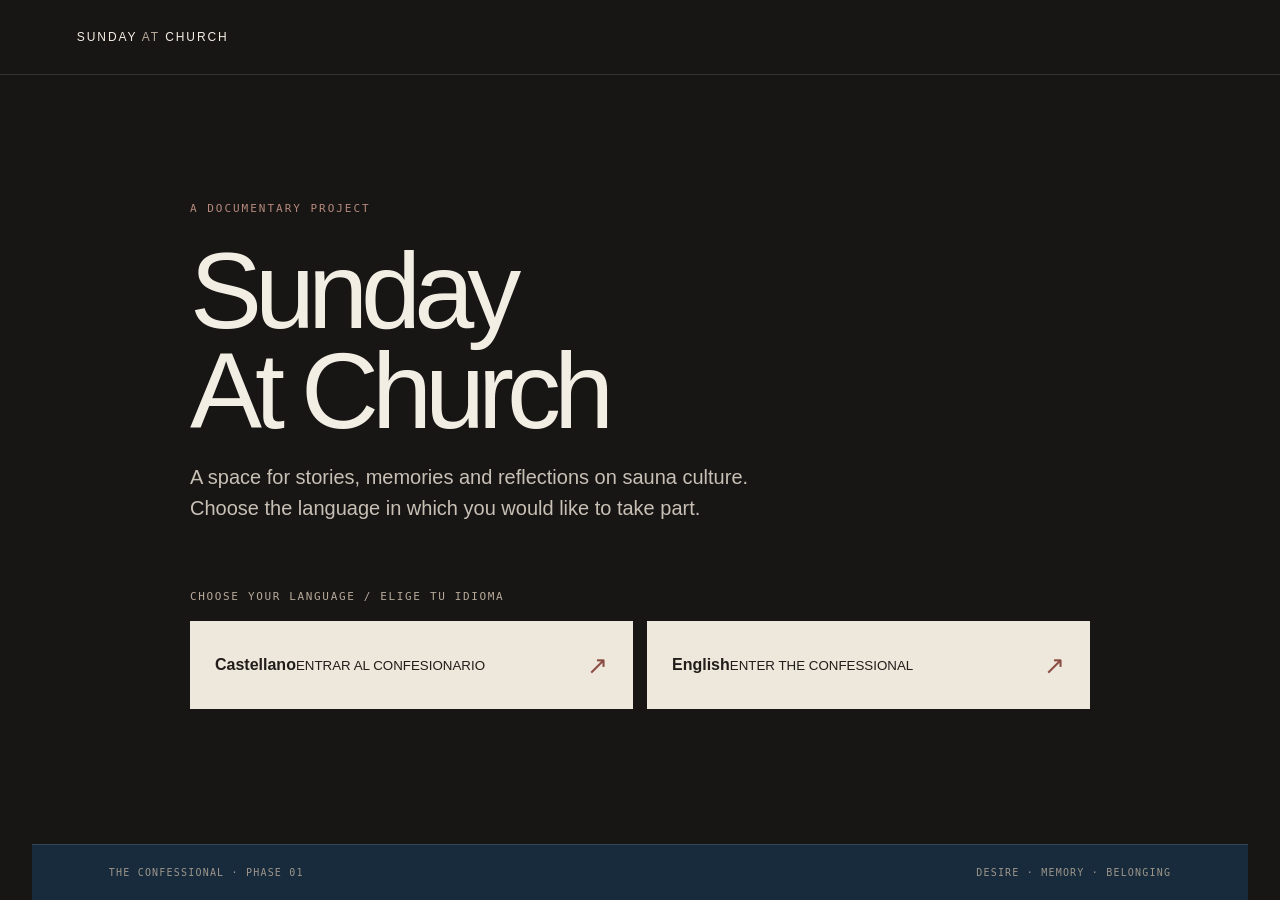
<file: index.html>
<!doctype html>
<html lang="en">
<head>
<meta charset="utf-8">
<meta name="viewport" content="width=device-width,initial-scale=1">
<meta name="theme-color" content="#171615">
<title>Sunday At Church</title>
<link rel="stylesheet" href="styles.css">
<style>
:root{color-scheme:dark}
body{margin:0;background:#171615;color:#f3eee4;font-family:Arial,Helvetica,sans-serif;min-height:100vh}
.landing{min-height:100vh;display:flex;flex-direction:column}
.landing-header{padding:30px 6vw;border-bottom:1px solid #ffffff20;letter-spacing:.16em;font-size:12px}
.landing-header span{color:#b7a99a}
.landing-main{width:min(900px,88vw);margin:auto;padding:90px 0 110px}
.kicker{font:11px/1.4 monospace;letter-spacing:.18em;color:#b68a7c;text-transform:uppercase}
h1{font-size:clamp(48px,9vw,108px);line-height:.92;letter-spacing:-.065em;font-weight:500;margin:25px 0 22px;max-width:780px}
.subtitle{font-size:clamp(16px,2vw,20px);line-height:1.55;color:#c9c0b5;max-width:560px}
.language-label{margin:66px 0 18px;font:11px monospace;letter-spacing:.15em;color:#b7a99a;text-transform:uppercase}
.languages{display:grid;grid-template-columns:repeat(2,minmax(0,1fr));gap:14px}
.language-choice{display:flex;justify-content:space-between;align-items:center;text-decoration:none;color:#211d1a;background:#eee7db;padding:24px 25px;min-height:88px;transition:background .2s,transform .2s}
.language-choice:hover{background:#fff;transform:translateY(-2px)}
.language strong{font-size:22px;font-weight:500}
.language small{display:block;font:10px monospace;letter-spacing:.12em;margin-top:8px;color:#685d54}
.arrow{font-size:25px;color:#8b4d43}
.landing-footer{padding:22px 6vw;border-top:1px solid #ffffff20;display:flex;justify-content:space-between;gap:20px;color:#9e958a;font:10px monospace;letter-spacing:.12em}
@media(max-width:600px){.landing-main{padding:70px 0}.languages{grid-template-columns:1fr}.language-choice{min-height:72px}.landing-footer{flex-direction:column}}
</style>
</head>
<body>
<div class="landing">
<header class="landing-header">SUNDAY <span>AT</span> CHURCH</header>
<main class="landing-main">
<p class="kicker">A DOCUMENTARY PROJECT</p>
<h1>Sunday<br>At Church</h1>
<p class="subtitle">A space for stories, memories and reflections on sauna culture. Choose the language in which you would like to take part.</p>
<p class="language-label">Choose your language / Elige tu idioma</p>
<div class="languages">
<a class="language-choice" href="confesionario.html"><span><strong>Castellano</strong><small>ENTRAR AL CONFESIONARIO</small></span><span class="arrow">↗</span></a>
<a class="language-choice" href="confessional-en.html"><span><strong>English</strong><small>ENTER THE CONFESSIONAL</small></span><span class="arrow">↗</span></a>
</div>
</main>
<footer class="landing-footer"><span>THE CONFESSIONAL · PHASE 01</span><span>DESIRE · MEMORY · BELONGING</span></footer>
</div>
</body></html>
</file>
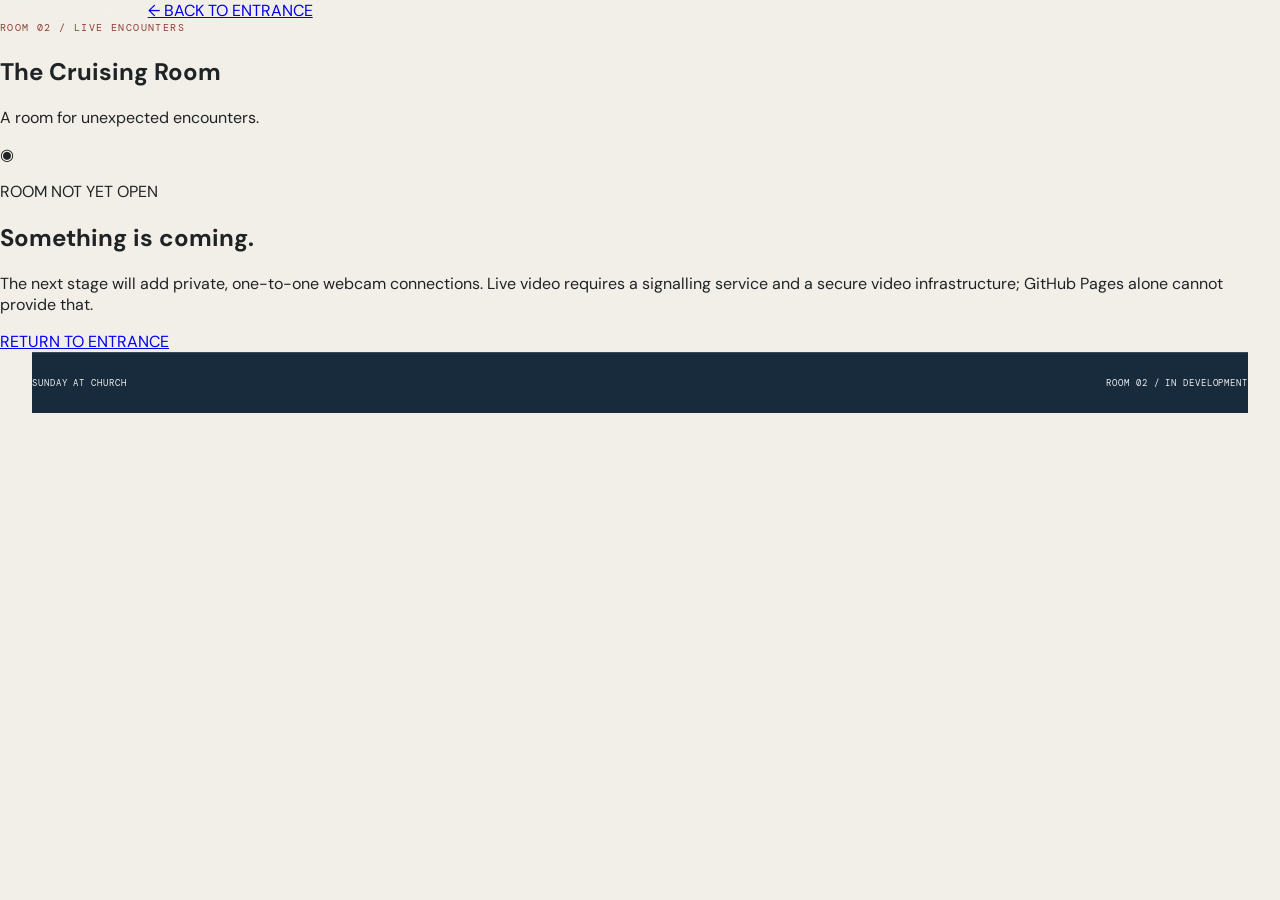
<file: cruising.html>
<!doctype html>
<html lang="en">
<head>
  <meta charset="utf-8">
  <meta name="viewport" content="width=device-width, initial-scale=1">
  <title>The Cruising Room — Sunday At Church</title>
  <link rel="stylesheet" href="styles.css">
</head>
<body>
  <main class="shell">
    <header class="masthead">
      <a class="wordmark" href="index.html">SUNDAY AT CHURCH</a>
      <a class="back-link" href="index.html">← BACK TO ENTRANCE</a>
    </header>
    <section class="room-heading">
      <p class="eyebrow">ROOM 02 / LIVE ENCOUNTERS</p>
      <h1>The Cruising Room</h1>
      <p class="intro-copy">A room for unexpected encounters.</p>
    </section>
    <section class="panel coming-panel">
      <span class="large-symbol">◉</span>
      <p class="panel-kicker">ROOM NOT YET OPEN</p>
      <h2>Something is coming.</h2>
      <p>The next stage will add private, one-to-one webcam connections. Live video requires a signalling service and a secure video infrastructure; GitHub Pages alone cannot provide that.</p>
      <a class="button button-light" href="index.html">RETURN TO ENTRANCE</a>
    </section>
    <footer class="footer"><span>SUNDAY AT CHURCH</span><span>ROOM 02 / IN DEVELOPMENT</span></footer>
  </main>
</body>
</html>
</file>
<file: styles.css>
@import url('https://fonts.googleapis.com/css2?family=DM+Mono:wght@400;500&family=DM+Sans:wght@400;500;600&family=Playfair+Display:ital,wght@0,500;0,600;1,500&display=swap');
:root{--desktop:#3a6ea5;--blue:#245edb;--blue-dark:#1941a5;--silver:#ece9d8;--silver-dark:#c8c5b5;--ink:#252525;--muted:#686868;--line:#9b9b9b;--white:#fff}
*{box-sizing:border-box}html{scroll-behavior:smooth}body{margin:0;min-height:100vh;background:linear-gradient(135deg,#245edb 0%,#3a6ea5 48%,#1c4f8a 100%);color:var(--ink);font-family:'DM Sans',Tahoma,sans-serif}
.topbar,footer{display:flex;justify-content:space-between;align-items:center;padding:18px 5vw;color:#fff}.topbar{border-bottom:1px solid #ffffff55}.wordmark{font:500 13px 'DM Mono',monospace;letter-spacing:.16em;color:#fff;text-decoration:none}.wordmark span{color:#ffdc70}.language{display:flex;gap:6px}.language button{background:#e9e9e9;border:1px solid #777;color:#222;padding:7px 13px;font:12px 'DM Mono',monospace;cursor:pointer;box-shadow:inset 1px 1px #fff}.language button.active{background:#ffdf85;border-color:#8b6d20}
.confessional{width:min(980px,92vw);margin:5vh auto 8vh}.back,.eyebrow,.small-note,footer,.prompt-label{font:11px 'DM Mono',monospace;letter-spacing:.1em}.back{display:inline-block;color:#fff;text-decoration:none;margin:0 0 18px}.xp-window{background:var(--silver);border:1px solid #fff;box-shadow:2px 3px 0 #173e75,0 12px 35px #102c5555;margin:22px 0}.xp-titlebar{display:flex;justify-content:space-between;align-items:center;padding:8px 11px;color:#fff;font-weight:600;font-size:13px;background:linear-gradient(90deg,#0a246a,#3a6ea5 55%,#6d91c1)}.window-controls{font-family:Arial,sans-serif;letter-spacing:5px;background:linear-gradient(#f8f8f8,#c9c9c9);color:#333;border:1px solid #fff;padding:1px 6px}.window-content{padding:clamp(18px,4vw,34px)}.eyebrow{color:#5c5c5c;margin:0 0 12px}.intro-window h1{font:500 clamp(34px,6vw,60px) 'Playfair Display',Georgia,serif;line-height:1.05;margin:12px 0 18px;color:#202020}.window-content>h2{font:500 32px 'Playfair Display',Georgia,serif;margin:10px 0}.intro{font-size:16px;line-height:1.7;max-width:760px;color:#3d3d3d}.phase-grid{display:grid;grid-template-columns:1fr 1fr;gap:14px;margin:28px 0 16px}.phase-card{border:1px solid #9c9c9c;background:linear-gradient(#fff,#e3e3e3);padding:18px;position:relative}.phase-card.active-phase{border:2px solid #2c61bd}.phase-number{font:12px 'DM Mono',monospace;color:#315fa8}.phase-card h2{font:500 24px 'Playfair Display',serif;margin:8px 0}.phase-card p{font-size:13px;line-height:1.6;color:#444}.phase-card small{font:10px 'DM Mono',monospace;color:#315fa8}.intro-note{font-size:12px;color:#555;font-style:italic}.release-copy{border-block:1px solid #b4b4b4;padding:12px 0;margin:18px 0;color:#444;font-size:13px;line-height:1.65}.release-copy h3{font:500 18px 'Playfair Display',serif;color:#222;margin:14px 0 4px}.release-copy p{margin:5px 0 12px}.adobe-sign-block{border:1px solid #aaa;background:#f7f6ef;padding:16px;margin:20px 0}.adobe-sign-block h3{margin:0 0 8px;font:500 21px 'Playfair Display',serif}.adobe-sign-block p{font-size:13px;line-height:1.6}.adobe-form{background:#fff;border:1px solid #bbb;overflow:hidden;margin:14px 0}.adobe-form iframe{display:block;width:100%;max-width:100%}
.form-grid{display:grid;grid-template-columns:1fr 1fr;gap:14px}.form-grid label,.release-window label:not(.check){display:flex;flex-direction:column;gap:7px;font-size:13px;color:#333}.wide{grid-column:1/-1}input,select{width:100%;padding:11px;background:#fff;border:1px solid #888;border-radius:2px;font:14px 'DM Sans',sans-serif;color:#222;box-shadow:inset 1px 1px 2px #ddd}.check{display:flex;gap:10px;align-items:flex-start;margin:18px 0;font-size:13px;line-height:1.5}.check input{width:auto;margin-top:3px}.small-note{font-size:10px;line-height:1.7;color:#555;letter-spacing:.04em}
.opening-confession{background:#fff;border:1px solid #aaa;padding:18px;margin:20px 0;box-shadow:inset 1px 1px 3px #ddd}.opening-confession .prompt-label{color:#315fa8}.opening-confession p{font:italic 24px 'Playfair Display',Georgia,serif;margin:10px 0}.opening-confession small{font-size:12px;color:#555;line-height:1.5}.question-toolbar{display:flex;justify-content:space-between;align-items:end;gap:14px;margin:26px 0 12px}.question-toolbar p{margin:5px 0;font:14px 'DM Mono',monospace}.question-filter{display:flex;gap:5px;flex-wrap:wrap}.filter-btn{border:1px solid #999;background:#eee;padding:7px 10px;font:10px 'DM Mono',monospace;cursor:pointer}.filter-btn.active{background:#245edb;color:#fff;border-color:#1941a5}.question-card{background:#fff;border:1px solid #999;padding:clamp(16px,3vw,26px);box-shadow:inset 1px 1px 3px #ddd}.question-meta{display:flex;justify-content:space-between;gap:10px;color:#315fa8;font:10px 'DM Mono',monospace;letter-spacing:.06em}.question-meta span:last-child{color:#777}.question-card h3{font:500 clamp(23px,4vw,34px) 'Playfair Display',Georgia,serif;line-height:1.25;margin:18px 0 8px}.question-hint{font-size:13px;color:#666}.record-controls{margin-top:18px}.record-controls video{width:100%;max-height:420px;aspect-ratio:16/9;object-fit:cover;background:#111;border:1px solid #777}.controls,.question-navigation{display:flex;gap:8px;flex-wrap:wrap;margin:12px 0}.xp-button{border:1px solid #173e75;border-radius:3px;padding:10px 15px;background:linear-gradient(#6da4e8,#245edb 55%,#1941a5);color:#fff;font:11px 'DM Mono',monospace;letter-spacing:.04em;cursor:pointer;box-shadow:inset 1px 1px #ffffff88}.xp-button.secondary{background:linear-gradient(#fff,#d8d8d8);border-color:#888;color:#222;box-shadow:inset 1px 1px #fff}.xp-button:disabled{opacity:.45;cursor:not-allowed}.question-navigation{justify-content:space-between;margin-top:16px}.downloads a{display:block;color:#174c9e;margin:8px 0;font:11px 'DM Mono',monospace}.upload-area{border-top:1px solid #aaa;margin-top:28px;padding-top:22px}.upload-area h3{font:500 25px 'Playfair Display',serif;margin:8px 0}.upload-area>p:not(.eyebrow){color:#444;line-height:1.6;font-size:13px}.turnstile-widget{margin:18px 0;min-height:65px;max-width:100%;overflow:hidden}.closing-note{color:#fff;text-align:center;font:italic 17px 'Playfair Display',serif;line-height:1.5;max-width:650px;margin:32px auto}
footer{border-top:1px solid #ffffff55;font-size:9px;flex-wrap:wrap;gap:10px}
@media(max-width:650px){.phase-grid,.form-grid{grid-template-columns:1fr}.wide{grid-column:auto}.topbar{padding:15px 4vw}.confessional{width:94vw;margin-top:3vh}.question-toolbar{align-items:start;flex-direction:column}.question-navigation{justify-content:stretch}.question-navigation button{flex:1}.question-meta{flex-direction:column}.adobe-form iframe{min-width:0}.window-content{padding:18px}}


/* Refined Confessional: archival early-web character, quieter and more editorial */
:root{--desktop:#17263b;--blue:#243b59;--blue-dark:#17263b;--silver:#f2efe8;--silver-dark:#d7d0c4;--ink:#242321;--muted:#77716a;--line:#d4cec3;--white:#fff}
body{background:#17263b;color:var(--ink);font-family:'DM Sans',Arial,sans-serif}
.topbar,footer{padding-left:max(5vw,24px);padding-right:max(5vw,24px)}
.topbar{border-bottom:1px solid #ffffff25}
.wordmark{font-size:12px;letter-spacing:.2em}.wordmark span{color:#c7a77b}
.language button{background:transparent;border:1px solid #ffffff55;color:#f5f0e8;box-shadow:none;padding:7px 12px}.language button.active{background:#c7a77b;color:#17263b;border-color:#c7a77b}
.confessional{width:min(900px,91vw);margin:6vh auto 9vh}
.back{color:#d7d0c4;font-size:10px;letter-spacing:.16em}
.xp-window{background:#f2efe8;border:1px solid #c9c1b5;box-shadow:0 18px 55px #080f1b55;margin:25px 0}
.xp-titlebar{padding:10px 15px;background:#243b59;color:#f7f3eb;font:500 11px 'DM Mono',monospace;letter-spacing:.08em}
.window-controls{display:none}
.window-content{padding:clamp(23px,4.5vw,42px)}
.eyebrow,.small-note,footer,.prompt-label{letter-spacing:.14em}
.eyebrow{color:#8a6d50}
.intro-window h1{font-size:clamp(39px,6.4vw,68px);letter-spacing:-.035em;color:#202a35;margin:14px 0 20px}
.intro{font-size:16px;line-height:1.8;color:#4e4b46;max-width:690px}
.guilt-intro{max-width:730px;margin:27px 0 30px;padding:18px 22px;border-left:2px solid #a47e59;background:#e9e4da}
.guilt-intro p{margin:0;color:#49443e;font:italic 16px/1.8 'Playfair Display',Georgia,serif}
.phase-grid{gap:12px;margin:28px 0 18px}
.phase-card{background:#f8f6f1;border:1px solid #d7d0c4;padding:20px}
.phase-card.active-phase{border:1px solid #9d7958;box-shadow:inset 3px 0 #9d7958}
.phase-number,.phase-card small{color:#8a6d50}
.phase-card h2,.release-copy h3,.adobe-sign-block h3,.upload-area h3{color:#26364a}
.phase-card p{color:#625d55;line-height:1.75}
.intro-note{color:#77716a;font-size:12px;line-height:1.6}
.window-content>h2{font-size:34px;color:#26364a}
.release-copy{border-block:1px solid #d5cec2;color:#514d46;line-height:1.8}
.adobe-sign-block{background:#e9e4da;border:1px solid #d2c9bb;padding:20px}
.adobe-form{border:1px solid #d5cec2}
input,select{border:1px solid #c9c1b5;border-radius:0;box-shadow:none;padding:12px;font-family:'DM Sans',sans-serif}
input:focus,select:focus{outline:2px solid #9d7958;outline-offset:1px}
.check{color:#4d4943;line-height:1.65}
.opening-confession{background:#e9e4da;border:0;border-left:2px solid #9d7958;padding:24px 26px;margin:26px 0;box-shadow:none}
.opening-confession .prompt-label{color:#8a6d50}
.opening-confession p{font-size:clamp(24px,3.5vw,32px);line-height:1.35;color:#26364a}
.opening-confession small{color:#696158;line-height:1.7}
.question-toolbar{margin:34px 0 14px}
.question-toolbar p{color:#26364a}
.filter-btn{background:transparent;border:1px solid #c9c1b5;color:#625d55;padding:8px 12px}
.filter-btn.active{background:#243b59;color:#fff;border-color:#243b59}
.question-card{background:#fbfaf7;border:1px solid #d5cec2;padding:clamp(20px,3.5vw,32px);box-shadow:none}
.question-meta{color:#8a6d50;letter-spacing:.12em}
.question-card h3{color:#26364a;font-size:clamp(25px,4vw,36px);line-height:1.3}
.question-hint{color:#77716a;line-height:1.7}
.record-controls video{border:0;background:#17202d}
.xp-button{border:1px solid #243b59;border-radius:0;padding:12px 17px;background:#243b59;color:#fff;box-shadow:none;letter-spacing:.1em;transition:background .18s ease,border-color .18s ease}
.xp-button:hover:not(:disabled){background:#38516f;border-color:#38516f}
.xp-button.secondary{background:transparent;border:1px solid #bcb3a6;color:#393832;box-shadow:none}
.xp-button.secondary:hover:not(:disabled){background:#e9e4da}
.upload-area{border-top:1px solid #d5cec2}
.upload-area>p:not(.eyebrow){color:#625d55;line-height:1.8}
.downloads a{color:#8a6d50}
.closing-note{color:#e8dfd1;font-size:19px}
footer{border-top:1px solid #ffffff25;color:#d7d0c4}
@media(max-width:650px){.confessional{width:94vw;margin-top:4vh}.window-content{padding:22px 18px}.guilt-intro{padding:15px 17px}.guilt-intro p{font-size:15px}.phase-grid{gap:10px}}

/* Minimal editorial direction: quiet, legible, no faux operating-system chrome */
@import url('https://fonts.googleapis.com/css2?family=DM+Sans:wght@400;500;600;700&display=swap');
:root{--paper:#f5f3ee;--panel:#fff;--ink:#202a35;--muted:#626a70;--accent:#8b6849;--rule:#dedbd4;--navy:#172b3c}
html,body{background:var(--paper);color:var(--ink);font-family:'DM Sans',Arial,sans-serif;font-style:normal}
body{background:var(--paper)}
.topbar{background:var(--navy);padding:22px max(6vw,24px);border:0}
.wordmark{font:700 12px 'DM Sans',Arial,sans-serif;letter-spacing:.18em;color:#fff}
.wordmark span{color:#c9a982}
.language button{font:600 11px 'DM Sans',Arial,sans-serif;border:1px solid #70808c;color:#fff;background:transparent;border-radius:2px;box-shadow:none}
.language button.active{background:#c9a982;color:#172b3c;border-color:#c9a982}
.confessional{width:min(820px,90vw);margin:58px auto 90px}
.back{color:#6b706f;font:600 10px 'DM Sans',Arial,sans-serif;letter-spacing:.12em;margin-bottom:24px}
.xp-window{background:var(--panel);border:1px solid var(--rule);box-shadow:none;margin:22px 0 30px}
.xp-titlebar{background:transparent;color:#6e746f;border-bottom:1px solid var(--rule);padding:15px clamp(22px,4vw,42px);font:600 10px 'DM Sans',Arial,sans-serif;letter-spacing:.12em;text-transform:uppercase}
.window-controls{display:none}
.window-content{padding:clamp(25px,5vw,48px)}
.eyebrow,.small-note,.prompt-label,footer{font-family:'DM Sans',Arial,sans-serif;font-style:normal;font-weight:600;letter-spacing:.13em}
.eyebrow{color:var(--accent);font-size:10px}
.intro-window h1,.window-content>h2,.phase-card h2,.release-copy h3,.adobe-sign-block h3,.upload-area h3,.question-card h3{font-family:'DM Sans',Arial,sans-serif;font-style:normal;letter-spacing:-.035em;color:var(--ink)}
.intro-window h1{font-size:clamp(34px,5vw,54px);line-height:1.08;font-weight:600;margin:16px 0 18px}
.window-content>h2{font-size:clamp(27px,4vw,36px);font-weight:600}
.intro{font-size:15px;line-height:1.85;color:#525b60}
.guilt-intro{max-width:690px;margin:34px 0 26px;padding:0 0 0 20px;border:0;border-left:2px solid #b18b66;background:transparent}
.guilt-intro p{margin:0;color:#50585c;font:400 15px/1.85 'DM Sans',Arial,sans-serif;font-style:normal}
.phase-grid{gap:14px;margin:32px 0 20px}
.phase-card{background:#faf9f6;border:1px solid var(--rule);padding:22px}
.phase-card.active-phase{border:1px solid #b18b66;box-shadow:none}
.phase-number,.phase-card small{font:600 10px 'DM Sans',Arial,sans-serif;color:var(--accent);letter-spacing:.12em}
.phase-card h2{font-size:19px;font-weight:600;margin:12px 0 8px}
.phase-card p,.intro-note{font:400 13px/1.8 'DM Sans',Arial,sans-serif;color:#60686b;font-style:normal}
.release-copy{border-block:1px solid var(--rule);color:#50585c;font:400 13px/1.8 'DM Sans',Arial,sans-serif}
.release-copy h3{font-size:17px;font-weight:600}
.adobe-sign-block{background:#f7f6f2;border:1px solid var(--rule);padding:clamp(16px,3vw,24px)}
.adobe-sign-block h3{font-size:20px;font-weight:600}
.adobe-sign-block p{font:400 13px/1.75 'DM Sans',Arial,sans-serif;color:#596166}
.form-grid label,.release-window label:not(.check){font:500 13px 'DM Sans',Arial,sans-serif;color:#343d43}
input,select{font:400 14px 'DM Sans',Arial,sans-serif;border:1px solid #d2d0ca;border-radius:2px;box-shadow:none;background:#fff;padding:13px;color:var(--ink)}
.check{font:400 13px/1.7 'DM Sans',Arial,sans-serif;color:#4f585d}
.small-note{font-size:10px;line-height:1.75;color:#6b7274;letter-spacing:.025em}
.opening-confession{background:#f7f6f2;border:1px solid var(--rule);border-left:3px solid #b18b66;padding:clamp(20px,4vw,32px);margin:28px 0 34px;box-shadow:none}
.opening-confession .prompt-label{color:var(--accent)}
.opening-confession p{font:600 clamp(22px,3.5vw,30px)/1.4 'DM Sans',Arial,sans-serif;font-style:normal;letter-spacing:-.025em;color:var(--ink);margin:14px 0}
.opening-confession small{font:400 12px/1.8 'DM Sans',Arial,sans-serif;color:#626a70}
.question-toolbar{margin:36px 0 15px}
.question-toolbar p{font:600 13px 'DM Sans',Arial,sans-serif;color:var(--ink)}
.filter-btn{font:600 10px 'DM Sans',Arial,sans-serif;letter-spacing:.08em;border:1px solid #d2d0ca;border-radius:2px;background:transparent;color:#596166;padding:9px 13px}
.filter-btn.active{background:var(--navy);border-color:var(--navy);color:#fff}
.question-card{background:#fff;border:1px solid var(--rule);padding:clamp(20px,4vw,34px);box-shadow:none}
.question-meta{font:600 10px 'DM Sans',Arial,sans-serif;color:var(--accent);letter-spacing:.1em}
.question-card h3{font-size:clamp(23px,3.7vw,32px);line-height:1.35;font-weight:600}
.question-hint{font:400 13px/1.75 'DM Sans',Arial,sans-serif;color:#687176}
.record-controls video{border:1px solid #d2d0ca;background:#111}
.xp-button{font:600 10px 'DM Sans',Arial,sans-serif;letter-spacing:.08em;border:1px solid var(--navy);border-radius:2px;background:var(--navy);color:#fff;padding:13px 17px;box-shadow:none}
.xp-button:hover:not(:disabled){background:#29465d;border-color:#29465d}
.xp-button.secondary{background:transparent;border:1px solid #c9c6be;color:#3c454a;box-shadow:none}
.xp-button.secondary:hover:not(:disabled){background:#f2f0eb}
.upload-area{border-top:1px solid var(--rule)}
.upload-area>p:not(.eyebrow){font:400 13px/1.8 'DM Sans',Arial,sans-serif;color:#596166}
.upload-area h3{font-size:25px;font-weight:600}
.downloads a{font:600 11px 'DM Sans',Arial,sans-serif;color:var(--accent)}
.closing-note{font:500 14px/1.8 'DM Sans',Arial,sans-serif;font-style:normal;color:#697176}
footer{background:var(--navy);border:0;color:#d8dfe2;padding:22px max(6vw,24px);font-size:9px}
/* Keep all interface copy upright and readable. */
*,*::before,*::after{font-style:normal!important}
@media(max-width:650px){.confessional{width:92vw;margin:35px auto 60px}.window-content{padding:24px 20px}.phase-grid{gap:10px}.guilt-intro{margin:28px 0 22px}.opening-confession{padding:21px 18px}.topbar{padding:17px 4vw}}

/* Guided flow: one clear task at a time, avoiding a long single-page form */
[hidden]{display:none!important}
.stepper{display:grid;grid-template-columns:repeat(4,1fr);gap:8px;margin:0 0 10px}
.step-link{display:flex;align-items:center;gap:9px;padding:12px 10px;border:1px solid var(--rule);background:#fff;color:#687176;text-align:left;cursor:pointer;font:600 10px 'DM Sans',Arial,sans-serif;letter-spacing:.06em}
.step-link span{display:grid;place-items:center;width:24px;height:24px;border:1px solid #d2d0ca;border-radius:50%;font-size:10px}
.step-link.active{border-color:var(--navy);color:var(--navy);background:#fff}
.step-link.active span,.step-link.completed span{background:var(--navy);color:#fff;border-color:var(--navy)}
.step-link.completed{color:#4f6b5d}
.step-progress{height:3px;background:#e2dfd8;margin-bottom:24px;overflow:hidden}
.step-progress span{display:block;width:25%;height:100%;background:#b18b66;transition:width .2s ease}
.step-panel{scroll-margin-top:22px}
.step-panel[hidden]{display:none!important}
.step-actions{display:flex;justify-content:space-between;gap:12px;margin:20px 0 34px}
.step-actions button{min-width:130px}
.guilt-intro{margin:28px 0 30px}
.guilt-intro p{font-style:normal!important}
.step-link:focus-visible,.step-actions button:focus-visible{outline:3px solid #b18b66;outline-offset:3px}
@media(max-width:620px){
 .stepper{gap:5px}
 .step-link{padding:10px 5px;justify-content:center;flex-direction:column;gap:5px;font-size:8px}
 .step-link span{width:22px;height:22px}
 .step-actions button{flex:1;min-width:0}
}

/* ART DIRECTION — Sunday At Church / The Confessional */
@import url('https://fonts.googleapis.com/css2?family=DM+Sans:wght@400;500;600;700&family=DM+Mono:wght@400;500&family=Manrope:wght@400;500;600;700;800&display=swap');
:root{
  --canvas:#171a1d; --paper:#f2efe8; --paper-2:#e8e4db; --ink:#202326;
  --muted:#72736f; --rule:#d2cdc2; --accent:#8f3f36; --accent-dark:#71312c;
  --serif:Georgia,'Times New Roman',serif; --sans:'Manrope','DM Sans',Arial,sans-serif;
}
*{box-sizing:border-box}
html{scroll-behavior:smooth;background:var(--canvas)}
body.confessional-body{margin:0;min-height:100vh;background:var(--canvas);color:var(--ink);font-family:var(--sans);font-style:normal}
.topbar,footer{width:min(1240px,calc(100% - 64px));margin:0 auto;padding:24px 0;color:#eee;border:0}
.topbar{border-bottom:1px solid #ffffff24}
.wordmark{font:600 11px 'DM Mono',monospace;letter-spacing:.18em;color:#f4f0e8;text-decoration:none}
.wordmark span{color:#c58d78}
.language{display:none!important}
.confessional{width:min(1240px,calc(100% - 64px));margin:34px auto 56px}
.back{display:inline-block;margin:0 0 22px;color:#b8b7b1;text-decoration:none;font:10px 'DM Mono',monospace;letter-spacing:.12em}
.back:hover{color:#fff}
.stepper{display:grid;grid-template-columns:repeat(4,1fr);gap:0;margin:0 0 8px;border-bottom:1px solid #ffffff2a}
.step-link{display:flex;align-items:center;gap:11px;padding:14px 12px 16px;background:transparent;border:0;border-bottom:2px solid transparent;color:#888b8d;text-align:left;cursor:pointer;font:600 10px var(--sans);letter-spacing:.12em}
.step-link span{font:11px 'DM Mono',monospace;color:#999}
.step-link.active{color:#fff;border-bottom-color:#b16e5e}
.step-link.active span{color:#d99b88}
.step-link.completed{color:#c6c2b9}
.step-progress{height:2px;background:#ffffff12;margin:0 0 24px;overflow:hidden}
.step-progress span{display:block;height:100%;background:#b16e5e;transition:width .25s ease}
.step-panel{background:var(--paper);min-height:clamp(520px,70vh,780px);padding:clamp(28px,5vw,68px);position:relative}
.step-panel[hidden]{display:none!important}
.eyebrow,.prompt-label,.small-note,.phase-number,.phase-card small{font:10px 'DM Mono',monospace;letter-spacing:.14em}
.eyebrow{color:var(--accent);margin:0 0 22px}
.intro-window .window-content{max-width:100%;padding:0}
.intro-window h1{font:800 clamp(44px,7vw,88px)/.98 var(--sans);letter-spacing:-.075em;color:var(--ink);max-width:820px;margin:0 0 26px}
.intro{font:400 clamp(16px,1.5vw,19px)/1.65 var(--sans);color:#45484a;max-width:780px;margin:0}
.guilt-intro{max-width:760px;margin:34px 0 0;padding:20px 0 0;border-top:1px solid var(--rule)}
.guilt-intro p{margin:0;font:400 14px/1.8 var(--sans);color:#565753;font-style:normal!important}
.phase-grid{display:grid;grid-template-columns:1fr 1fr;gap:0;margin:42px 0 0;border-top:1px solid var(--rule);border-bottom:1px solid var(--rule)}
.phase-card{background:transparent;border:0;padding:22px 24px 22px 0;position:relative}
.phase-card+ .phase-card{border-left:1px solid var(--rule);padding-left:26px}
.phase-number{color:var(--accent)}
.phase-card h2{font:700 20px var(--sans);letter-spacing:-.04em;margin:12px 0 8px;color:var(--ink)}
.phase-card p{font:400 12px/1.7 var(--sans);color:#5c5e5b;margin:0 0 12px}
.phase-card small{color:var(--accent)}
.intro-note{font:500 11px/1.6 var(--sans);color:#74736e;margin:18px 0 0;font-style:normal}
.release-window .window-content,.recorder-window .window-content,.upload-panel .window-content{padding:0;max-width:980px;margin:0 auto}
.step-panel h2{font:800 clamp(34px,5vw,58px)/1.04 var(--sans);letter-spacing:-.06em;margin:0 0 16px;color:var(--ink)}
.release-window .window-content>p:not(.eyebrow),.recorder-window .window-content>p.intro{font:400 14px/1.7 var(--sans);color:#565956;max-width:760px}
.release-copy{border-block:1px solid var(--rule);padding:20px 0;margin:26px 0;color:#565956;font:400 12px/1.7 var(--sans)}
.release-copy h3{font:700 13px var(--sans);letter-spacing:-.01em;color:var(--ink);margin:16px 0 5px}
.release-copy p{margin:0 0 8px}
.release-copy a{color:var(--accent)}
.adobe-sign-block{border:1px solid var(--rule);background:#eae6dd;padding:20px;margin:22px 0}
.adobe-sign-block h3{margin:0 0 8px;font:700 19px var(--sans);letter-spacing:-.04em}
.adobe-sign-block p{font:400 12px/1.65 var(--sans);color:#5c5e5b}
.adobe-form{background:#fff;border:1px solid var(--rule);overflow:hidden;margin:16px 0}
.adobe-form iframe{display:block;width:100%;height:760px;max-width:100%;border:0}
.form-grid{display:grid;grid-template-columns:1fr 1fr;gap:16px;margin:24px 0}
.form-grid label,.release-window label:not(.check){display:flex;flex-direction:column;gap:8px;font:600 11px var(--sans);color:#3b3e3f}
input,select{width:100%;padding:13px 14px;background:#fbfaf7;border:1px solid #c9c4ba;border-radius:0;font:400 14px var(--sans);color:#202326;box-shadow:none}
input:focus,select:focus{outline:2px solid #b16e5e;outline-offset:1px}
.check{display:flex;gap:11px;align-items:flex-start;margin:18px 0;font:400 12px/1.6 var(--sans);color:#4e514e}
.check input{width:16px;height:16px;flex:0 0 auto;margin:2px 0 0;accent-color:var(--accent)}
.small-note{font-size:10px;line-height:1.7;color:#73736e;letter-spacing:.03em}
.recorder-window .eyebrow{margin-bottom:16px}
.question-toolbar{display:flex;justify-content:space-between;align-items:end;gap:16px;margin:34px 0 14px}
.question-toolbar p{margin:8px 0 0;font:12px 'DM Mono',monospace;color:#656762}
.question-filter{display:flex;gap:4px}
.filter-btn{border:1px solid var(--rule);background:transparent;color:#62645f;padding:9px 13px;font:10px 'DM Mono',monospace;letter-spacing:.08em;cursor:pointer}
.filter-btn.active{background:var(--ink);color:#fff;border-color:var(--ink)}
.question-card{background:#fbfaf7;border:1px solid var(--rule);padding:clamp(22px,4vw,42px);box-shadow:none}
.question-meta{display:flex;justify-content:space-between;gap:12px;color:var(--accent);font:10px 'DM Mono',monospace;letter-spacing:.12em}
.question-meta span:last-child{color:#777872}
.question-card h3{font:700 clamp(25px,3.6vw,42px)/1.18 var(--sans);letter-spacing:-.05em;color:var(--ink);margin:24px 0 10px;max-width:820px}
.question-hint{font:400 12px/1.6 var(--sans);color:#70716b;margin:0}
.record-controls{margin-top:24px}
.record-controls video{display:block;width:100%;max-height:360px;aspect-ratio:16/9;object-fit:cover;background:#202326;border:0}
.controls,.question-navigation{display:flex;gap:8px;flex-wrap:wrap;margin:14px 0}
.xp-button{border:1px solid var(--accent);border-radius:0;padding:13px 18px;background:var(--accent);color:#fff;font:600 10px 'DM Mono',monospace;letter-spacing:.1em;cursor:pointer;box-shadow:none;transition:background .15s ease,border-color .15s ease}
.xp-button:hover:not(:disabled){background:var(--accent-dark);border-color:var(--accent-dark)}
.xp-button.secondary{background:transparent;border-color:#bdb7ad;color:#3c3f40;box-shadow:none}
.xp-button.secondary:hover:not(:disabled){background:#e9e4db}
.xp-button:disabled{opacity:.38;cursor:not-allowed}
.question-navigation{justify-content:space-between;margin-top:20px}
.downloads a{display:block;color:var(--accent);margin:8px 0;font:10px 'DM Mono',monospace}
.upload-area{border:0;margin:0;padding:0}
.upload-area h3{font:800 clamp(34px,5vw,58px)/1.04 var(--sans);letter-spacing:-.06em;margin:0 0 14px;color:var(--ink)}
.upload-area>p:not(.eyebrow){font:400 14px/1.7 var(--sans);color:#565956;max-width:700px}
.turnstile-widget{margin:24px 0;min-height:65px;max-width:100%;overflow:hidden}
.step-actions{display:flex;justify-content:space-between;gap:12px;margin:18px 0 0}
.step-actions button{min-width:132px}
.closing-note{color:#b8b7b1;text-align:center;font:400 11px/1.6 var(--sans);letter-spacing:.02em;max-width:650px;margin:26px auto}
footer{border-top:1px solid #ffffff24;font:9px 'DM Mono',monospace;letter-spacing:.1em}
[hidden]{display:none!important}
@media(max-width:760px){
 .topbar,footer,.confessional{width:calc(100% - 32px)}
 .confessional{margin:20px auto 36px}
 .topbar{padding:18px 0}
 .step-link{padding:12px 5px;justify-content:center;gap:6px;flex-direction:column;font-size:8px}
 .step-link span{font-size:10px}
 .step-panel{padding:26px 20px;min-height:0}
 .intro-window h1{font-size:clamp(42px,12vw,64px)}
 .phase-grid{grid-template-columns:1fr;margin-top:28px}
 .phase-card{padding:18px 0}
 .phase-card+.phase-card{border-left:0;border-top:1px solid var(--rule);padding:18px 0}
 .form-grid{grid-template-columns:1fr}
 .wide{grid-column:auto}
 .question-toolbar{align-items:start;flex-direction:column}
 .question-meta{flex-direction:column}
 .controls button{flex:1}
 .question-navigation button{flex:1}
 .adobe-form iframe{height:760px;min-width:0}
 .step-actions button{flex:1;min-width:0}
}
@media(min-width:761px) and (max-height:850px){
 .confessional{margin-top:20px}
 .step-panel{min-height:0}
 .intro-window.step-panel{padding-top:42px;padding-bottom:42px}
 .phase-grid{margin-top:26px}
}

/* Keep the interface consistently upright and highly legible. */
.confessional-body, .confessional-body *{font-style:normal!important}

/* Confession framing: bring the project's central idea into the recording moment */
.confession-framing{max-width:850px;margin:30px 0 34px;padding:20px 24px;background:#e8e3d9;border-left:3px solid #8f3f36}
.confession-framing .eyebrow{margin:0 0 9px;color:#8f3f36}
.confession-framing p:last-child{margin:0;color:#4e4a44;font:400 14px/1.8 var(--sans)}
@media(max-width:760px){.confession-framing{margin:24px 0;padding:17px}}
.privacy-link{font:400 12px/1.6 'DM Sans',Arial,sans-serif;color:#555956;margin:12px 0 18px}.privacy-link a{color:var(--accent);text-decoration:underline;text-underline-offset:3px}

/* Upload progress: restrained native indicator, matching the existing interface. */
#uploadProgress{display:block;width:100%;height:6px;margin:12px 0 0;accent-color:var(--blue)}
#uploadProgress[hidden]{display:none}
</file>
